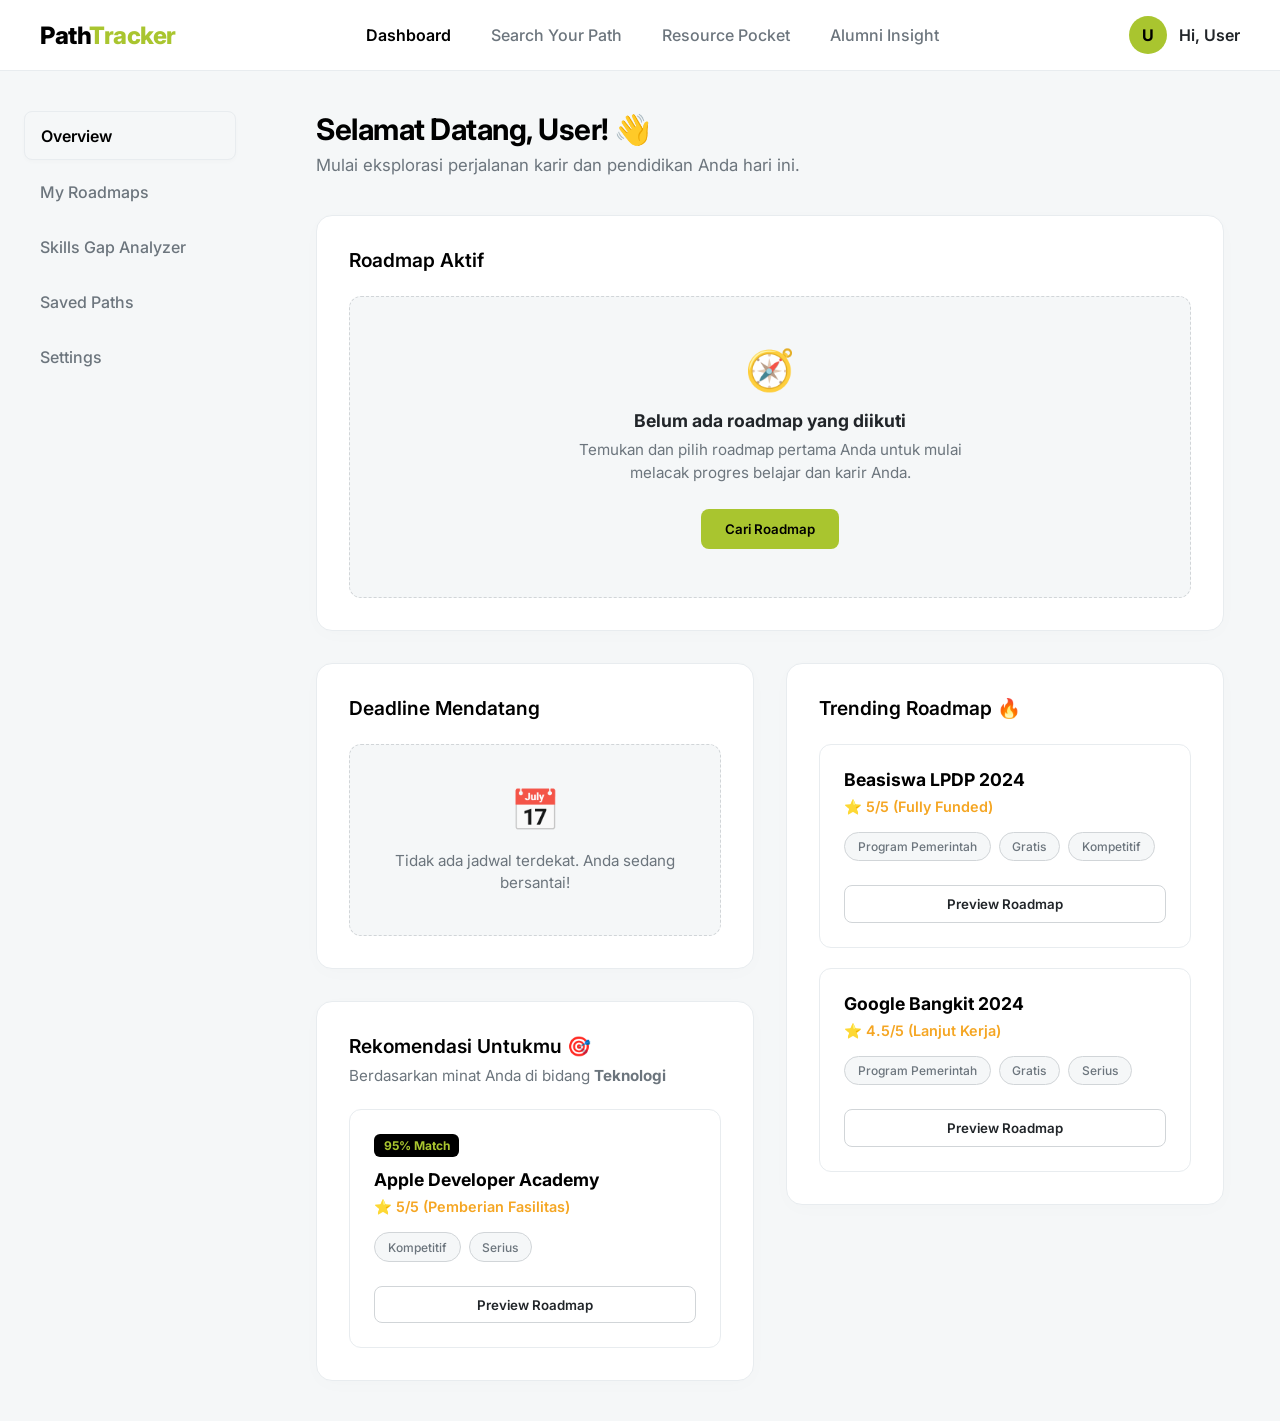
<file: web/index.html>
<!DOCTYPE html>
<html lang="id">
<head>
    <meta charset="UTF-8">
    <meta name="viewport" content="width=device-width, initial-scale=1.0">
    <title>Dashboard - Career & Education Tracker</title>
    <link rel="stylesheet" href="style.css">
    <link href="https://fonts.googleapis.com/css2?family=Inter:wght@300;400;500;600;700;800&display=swap" rel="stylesheet">
</head>
<body>
    <nav class="navbar">
        <div class="logo">Path<span>Tracker</span></div>
        <ul class="nav-links">
            <li><a href="#" class="active">Dashboard</a></li>
            <li><a href="#">Search Your Path</a></li>
            <li><a href="#">Resource Pocket</a></li>
            <li><a href="#">Alumni Insight</a></li>
        </ul>
        <div class="user-profile">
            <span class="avatar">U</span>
            <span>Hi, User</span>
        </div>
    </nav>

    <div class="dashboard-container">
        <!-- Sidebar -->
        <aside class="sidebar">
            <ul>
                <li class="active">Overview</li>
                <li>My Roadmaps</li>
                <li>Skills Gap Analyzer</li>
                <li>Saved Paths</li>
                <li>Settings</li>
            </ul>
        </aside>

        <!-- Main Content -->
        <main class="main-content">
            <header class="dashboard-header">
                <h1>Selamat Datang, User! 👋</h1>
                <p>Mulai eksplorasi perjalanan karir dan pendidikan Anda hari ini.</p>
            </header>

            <!-- Empty Roadmap Feature -->
            <section class="active-roadmap">
                <h2>Roadmap Aktif</h2>
                <div class="empty-state">
                    <div class="empty-icon">🧭</div>
                    <h3>Belum ada roadmap yang diikuti</h3>
                    <p>Temukan dan pilih roadmap pertama Anda untuk mulai melacak progres belajar dan karir Anda.</p>
                    <button class="btn-primary" style="width: auto; margin-top: 1.5rem; padding: 0.75rem 1.5rem;">Cari Roadmap</button>
                </div>
            </section>

            <div class="grid-container">
                <!-- Kolom Kiri -->
                <div class="grid-column">
                    <!-- Empty Deadline Tracker Feature -->
                    <section class="deadline-tracker">
                        <h2>Deadline Mendatang</h2>
                        <div class="empty-state small-empty">
                            <div class="empty-icon">📅</div>
                            <p>Tidak ada jadwal terdekat. Anda sedang bersantai!</p>
                        </div>
                    </section>

                    <!-- Personalized Roadmap Feature -->
                    <section class="personalized-roadmap">
                        <h2>Rekomendasi Untukmu 🎯</h2>
                        <p class="section-desc">Berdasarkan minat Anda di bidang <strong>Teknologi</strong></p>
                        
                        <div class="path-card">
                            <div class="match-badge">95% Match</div>
                            <h3>Apple Developer Academy</h3>
                            <div class="rating">⭐ 5/5 (Pemberian Fasilitas)</div>
                            <div class="tags">
                                <span class="tag">Kompetitif</span>
                                <span class="tag">Serius</span>
                            </div>
                            <button class="btn-outline preview-btn" data-title="Apple Developer Academy">Preview Roadmap</button>
                        </div>
                    </section>
                </div>

                <!-- Kolom Kanan -->
                <div class="grid-column">
                    <!-- Trending Roadmap Feature -->
                    <section class="hot-paths">
                        <h2>Trending Roadmap 🔥</h2>
                        <div class="path-card">
                            <h3>Beasiswa LPDP 2024</h3>
                            <div class="rating">⭐ 5/5 (Fully Funded)</div>
                            <div class="tags">
                                <span class="tag">Program Pemerintah</span>
                                <span class="tag">Gratis</span>
                                <span class="tag">Kompetitif</span>
                            </div>
                            <button class="btn-outline preview-btn" data-title="Beasiswa LPDP 2024">Preview Roadmap</button>
                        </div>
                        
                        <div class="path-card">
                            <h3>Google Bangkit 2024</h3>
                            <div class="rating">⭐ 4.5/5 (Lanjut Kerja)</div>
                            <div class="tags">
                                <span class="tag">Program Pemerintah</span>
                                <span class="tag">Gratis</span>
                                <span class="tag">Serius</span>
                            </div>
                            <button class="btn-outline preview-btn" data-title="Google Bangkit 2024">Preview Roadmap</button>
                        </div>
                    </section>
                </div>
            </div>
        </main>
    </div>
    
    <!-- Modal Preview Roadmap -->
    <div class="modal-overlay" id="previewModal">
        <div class="modal-content">
            <button class="close-btn" id="closeModal">&times;</button>
            <div class="modal-header">
                <h2 id="modalTitle">Roadmap Title</h2>
                <p class="modal-desc">Pratinjau tahapan yang akan Anda lalui dalam roadmap ini.</p>
            </div>
            
            <div class="timeline">
                <div class="timeline-step">
                    <div class="dot"></div>
                    <div class="step-info">
                        <h4>Tahap 1: Riset & Persyaratan</h4>
                        <p>Memahami kualifikasi, dokumen yang dibutuhkan, dan jadwal pendaftaran secara menyeluruh.</p>
                    </div>
                </div>
                <div class="timeline-step">
                    <div class="dot"></div>
                    <div class="step-info">
                        <h4>Tahap 2: Persiapan Berkas</h4>
                        <p>Panduan menyusun CV ATS-friendly, esai/motivation letter, dan portofolio.</p>
                    </div>
                </div>
                <div class="timeline-step">
                    <div class="dot"></div>
                    <div class="step-info">
                        <h4>Tahap 3: Seleksi Tes Tertulis/Online</h4>
                        <p>Simulasi soal logika, tes kepribadian, atau tes dasar sesuai program.</p>
                    </div>
                </div>
                <div class="timeline-step">
                    <div class="dot"></div>
                    <div class="step-info">
                        <h4>Tahap 4: Interview & Evaluasi</h4>
                        <p>Tips wawancara dan persiapan menghadapi tim seleksi/panelis.</p>
                    </div>
                </div>
            </div>

            <div class="modal-actions">
                <button class="btn-primary" id="startRoadmapBtn">Mulai Roadmap Ini</button>
            </div>
        </div>
    </div>

    <script src="script.js"></script>
</body>
</html>
</file>
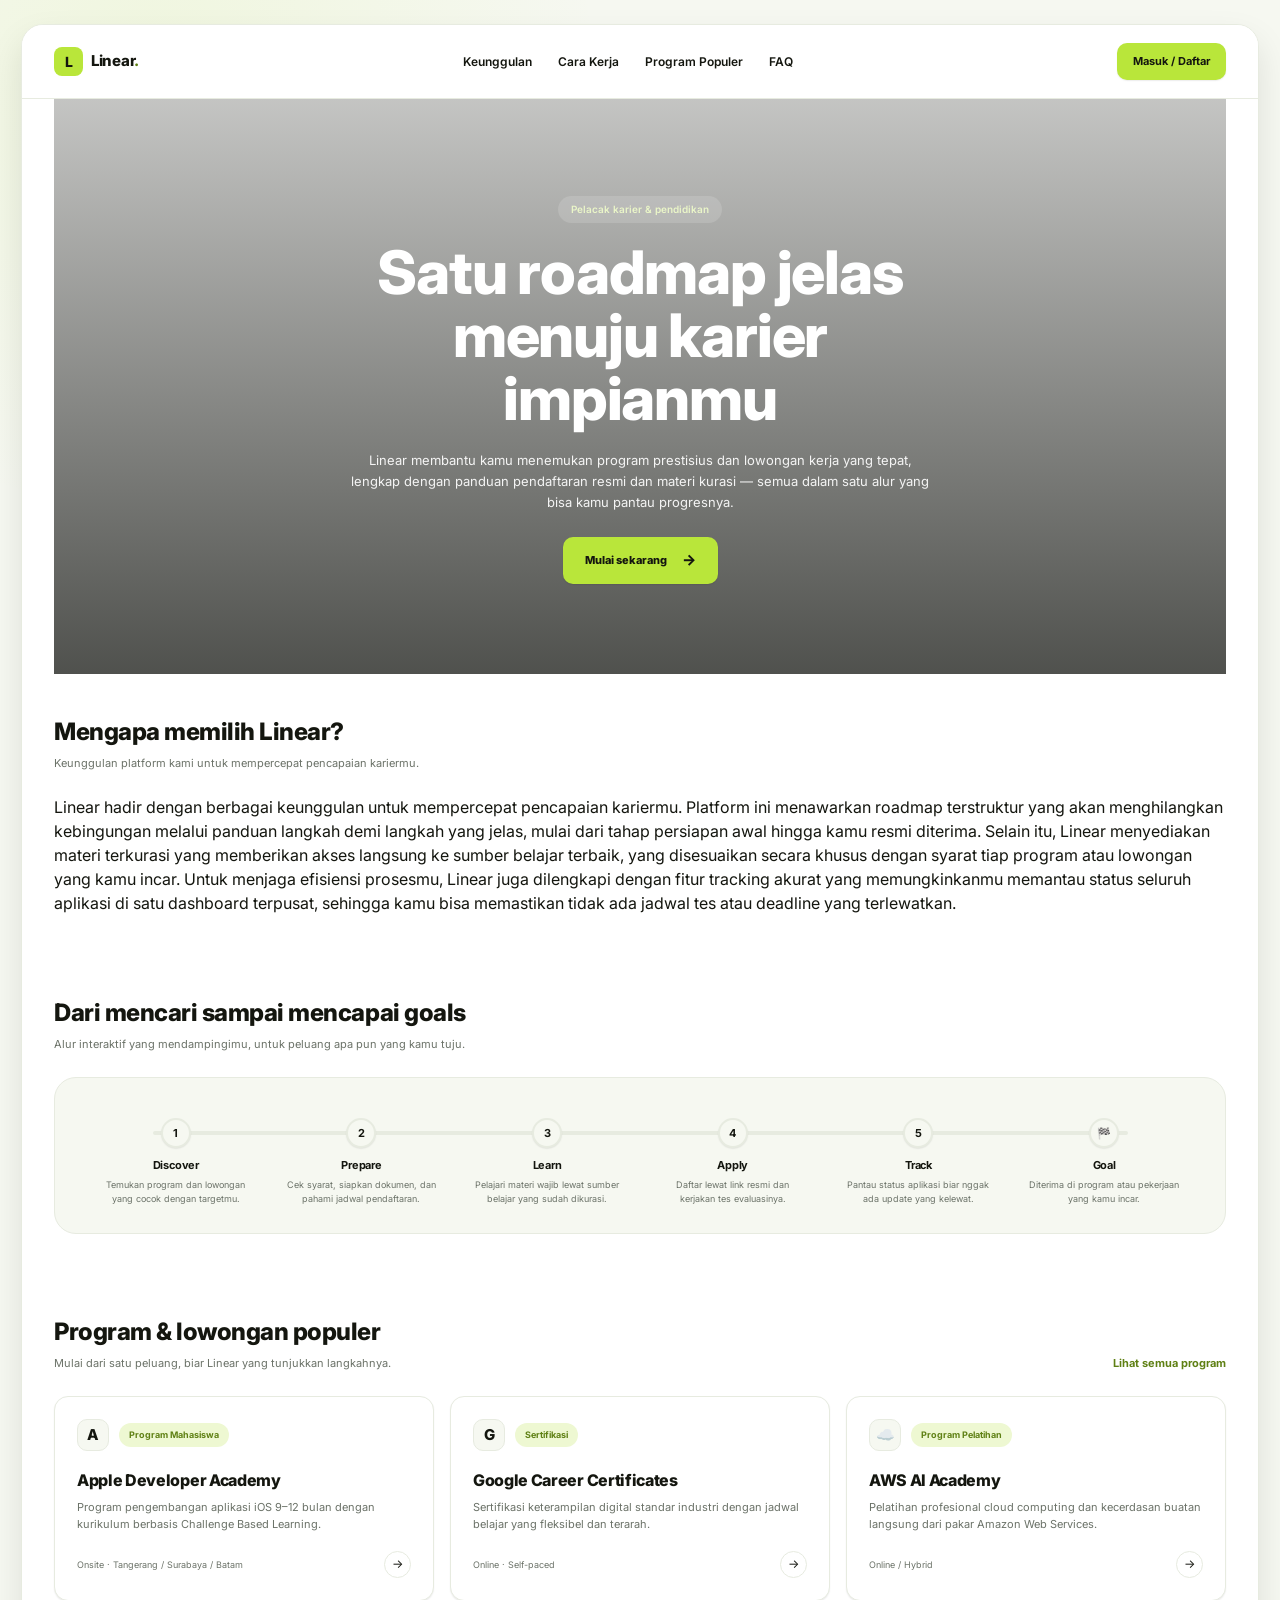
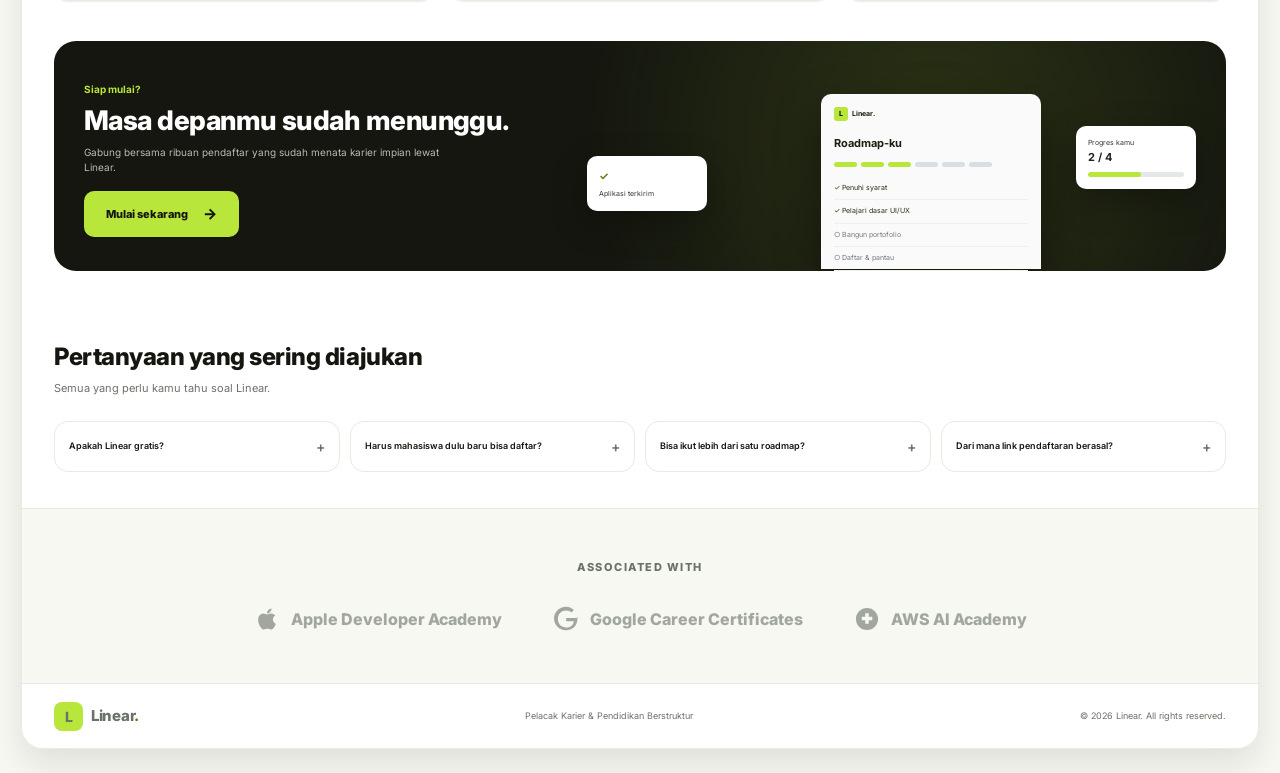
<file: web/landing page/index.html>
<!doctype html>
<html lang="id">
  <head>
    <meta charset="UTF-8" />
    <meta name="viewport" content="width=device-width, initial-scale=1.0" />
    <title>Linear. — Pelacak Karier & Pendidikan</title>
    <link rel="preconnect" href="https://fonts.googleapis.com" />
    <link rel="preconnect" href="https://fonts.gstatic.com" crossorigin />
    <link
      href="https://fonts.googleapis.com/css2?family=Inter:wght@400;500;600;700;800&display=swap"
      rel="stylesheet"
    />
    <link rel="stylesheet" href="style.css" />
  </head>

  <body>
    <div class="page-bg"></div>

    <main class="site-shell">
      <!-- NAVBAR -->
      <header class="navbar">
        <a class="brand" href="#">
          <span class="brand-mark">L</span>
          <span>Linear<span class="green">.</span></span>
        </a>

        <nav class="nav-links">
          <a href="#benefits">Keunggulan</a>
          <a href="#how-it-works">Cara Kerja</a>
          <a href="#programs">Program Populer</a>
          <a href="#faq">FAQ</a>
        </nav>

        <div class="nav-right">
          <a href="#" class="login-btn">Masuk / Daftar</a>
        </div>

        <button class="mobile-menu" aria-label="Buka menu">☰</button>
      </header>

      <!-- HERO -->
      <section class="hero">
        <div class="hero-image">
          <div class="hero-overlay"></div>

          <div class="hero-content">
            <span class="eyebrow">Pelacak karier & pendidikan</span>
            <h1>Satu roadmap jelas menuju karier impianmu</h1>
            <p>
              Linear membantu kamu menemukan program prestisius dan lowongan
              kerja yang tepat, lengkap dengan panduan pendaftaran resmi dan
              materi kurasi — semua dalam satu alur yang bisa kamu pantau
              progresnya.
            </p>
            <a href="#programs" class="primary-btn"
              >Mulai sekarang <span aria-hidden="true">→</span></a
            >
          </div>
        </div>
      </section>

      <!-- KEUNGGULAN / BENEFITS -->
      <section id="benefits" class="section">
        <div class="section-top" data-reveal>
          <div>
            <h2>Mengapa memilih Linear?</h2>
            <p>
              Keunggulan platform kami untuk mempercepat pencapaian kariermu.
            </p>
          </div>
        </div>

        <p>
          Linear hadir dengan berbagai keunggulan untuk mempercepat pencapaian
          kariermu. Platform ini menawarkan roadmap terstruktur yang akan
          menghilangkan kebingungan melalui panduan langkah demi langkah yang
          jelas, mulai dari tahap persiapan awal hingga kamu resmi diterima.
          Selain itu, Linear menyediakan materi terkurasi yang memberikan akses
          langsung ke sumber belajar terbaik, yang disesuaikan secara khusus
          dengan syarat tiap program atau lowongan yang kamu incar. Untuk
          menjaga efisiensi prosesmu, Linear juga dilengkapi dengan fitur
          tracking akurat yang memungkinkanmu memantau status seluruh aplikasi
          di satu dashboard terpusat, sehingga kamu bisa memastikan tidak ada
          jadwal tes atau deadline yang terlewatkan.
        </p>
      </section>

      <!-- PROSES / HOW IT WORKS -->
      <!-- PROSES / HOW IT WORKS -->
      <section id="how-it-works" class="section">
        <div class="section-top" data-reveal>
          <div>
            <h2>Dari mencari sampai mencapai goals</h2>
            <p>
              Alur interaktif yang mendampingimu, untuk peluang apa pun yang
              kamu tuju.
            </p>
          </div>
        </div>

        <div class="process-card">
          <!-- Track dan Garis Pengisi Animasi (Sejajar dengan center dot) -->
          <div class="process-track">
            <div class="process-fill" id="processFill"></div>
          </div>

          <div class="process-step">
            <div class="step-dot">1</div>
            <h3>Discover</h3>
            <p>Temukan program dan lowongan yang cocok dengan targetmu.</p>
          </div>

          <div class="process-step">
            <div class="step-dot">2</div>
            <h3>Prepare</h3>
            <p>Cek syarat, siapkan dokumen, dan pahami jadwal pendaftaran.</p>
          </div>

          <div class="process-step">
            <div class="step-dot">3</div>
            <h3>Learn</h3>
            <p>
              Pelajari materi wajib lewat sumber belajar yang sudah dikurasi.
            </p>
          </div>

          <div class="process-step">
            <div class="step-dot">4</div>
            <h3>Apply</h3>
            <p>Daftar lewat link resmi dan kerjakan tes evaluasinya.</p>
          </div>

          <div class="process-step">
            <div class="step-dot">5</div>
            <h3>Track</h3>
            <p>Pantau status aplikasi biar nggak ada update yang kelewat.</p>
          </div>

          <div class="process-step">
            <div class="step-dot">🏁</div>
            <h3>Goal</h3>
            <p>Diterima di program atau pekerjaan yang kamu incar.</p>
          </div>
        </div>
      </section>

      <!-- PROGRAMS POPULER -->
      <section id="programs" class="section">
        <div class="section-top" data-reveal>
          <div>
            <h2>Program & lowongan populer</h2>
            <p>
              Mulai dari satu peluang, biar Linear yang tunjukkan langkahnya.
            </p>
          </div>
          <a class="view-link" href="#">Lihat semua program</a>
        </div>

        <div class="program-grid stagger-grid">
          <article class="program-card interactive-card">
            <div class="card-top">
              <div class="program-icon">A</div>
              <span class="tag">Program Mahasiswa</span>
            </div>
            <h3>Apple Developer Academy</h3>
            <p>
              Program pengembangan aplikasi iOS 9–12 bulan dengan kurikulum
              berbasis Challenge Based Learning.
            </p>
            <div class="card-meta">
              <span>Onsite · Tangerang / Surabaya / Batam</span>
              <a href="#" aria-label="Lihat detail Apple Developer Academy"
                >→</a
              >
            </div>
          </article>

          <article class="program-card interactive-card">
            <div class="card-top">
              <div class="program-icon">G</div>
              <span class="tag">Sertifikasi</span>
            </div>
            <h3>Google Career Certificates</h3>
            <p>
              Sertifikasi keterampilan digital standar industri dengan jadwal
              belajar yang fleksibel dan terarah.
            </p>
            <div class="card-meta">
              <span>Online · Self-paced</span>
              <a href="#" aria-label="Lihat detail Google Career Certificates"
                >→</a
              >
            </div>
          </article>

          <article class="program-card interactive-card">
            <div class="card-top">
              <div class="program-icon">☁️</div>
              <span class="tag">Program Pelatihan</span>
            </div>
            <h3>AWS AI Academy</h3>
            <p>
              Pelatihan profesional cloud computing dan kecerdasan buatan
              langsung dari pakar Amazon Web Services.
            </p>
            <div class="card-meta">
              <span>Online / Hybrid</span>
              <a href="#" aria-label="Lihat detail AWS AI Academy">→</a>
            </div>
          </article>
        </div>
      </section>

      <!-- DARK CTA -->
      <section class="dark-cta">
        <div class="cta-copy" data-reveal>
          <span class="cta-eyebrow">Siap mulai?</span>
          <h2>Masa depanmu sudah menunggu.</h2>
          <p>
            Gabung bersama ribuan pendaftar yang sudah menata karier impian
            lewat Linear.
          </p>
          <a href="#programs" class="primary-btn"
            >Mulai sekarang <span aria-hidden="true">→</span></a
          >
        </div>

        <div class="mock-dashboard">
          <div class="mock-card small left floating-slow">
            <b>✓</b>
            <span>Aplikasi terkirim</span>
          </div>

          <div class="mock-browser floating">
            <div class="mock-header">
              <span class="mini-logo">L</span>
              <b>Linear.</b>
            </div>
            <div class="mock-title">Roadmap-ku</div>
            <div class="mock-progress">
              <i class="done"></i><i class="done"></i><i class="done"></i>
              <i></i><i></i><i></i>
            </div>
            <div class="mock-row done-row">✓ Penuhi syarat</div>
            <div class="mock-row done-row">✓ Pelajari dasar UI/UX</div>
            <div class="mock-row">○ Bangun portofolio</div>
            <div class="mock-row">○ Daftar & pantau</div>
          </div>

          <div class="mock-card small right floating-fast">
            <span>Progres kamu</span>
            <b>2 / 4</b>
            <div class="tiny-progress"><i></i></div>
          </div>
        </div>
      </section>

      <!-- FAQ -->
      <section id="faq" class="section faq-section">
        <div class="section-top" data-reveal>
          <div>
            <h2>Pertanyaan yang sering diajukan</h2>
            <p>Semua yang perlu kamu tahu soal Linear.</p>
          </div>
        </div>

        <div class="faq-grid">
          <details>
            <summary>Apakah Linear gratis? <span>+</span></summary>
            <p>
              Fitur roadmap dan pelacakan progres inti bisa dipakai secara
              gratis selamanya.
            </p>
          </details>
          <details>
            <summary>
              Harus mahasiswa dulu baru bisa daftar? <span>+</span>
            </summary>
            <p>
              Tidak. Roadmap juga mencakup magang dan lowongan entry-level untuk
              lulusan SMA/SMK maupun fresh graduate.
            </p>
          </details>
          <details>
            <summary>Bisa ikut lebih dari satu roadmap? <span>+</span></summary>
            <p>
              Bisa. Simpan dan pantau beberapa peluang sekaligus, progresnya
              terpisah dan terorganisir.
            </p>
          </details>
          <details>
            <summary>
              Dari mana link pendaftaran berasal? <span>+</span>
            </summary>
            <p>
              Tiap langkah roadmap tertaut langsung ke portal resmi program
              untuk menjamin keamanan pendaftaranmu.
            </p>
          </details>
        </div>
      </section>

      <!-- ASSOCIATED WITH -->
      <section class="section associated-section" data-reveal>
        <p class="associated-text">Associated With</p>
        <div class="logo-strip">
          <div class="logo-item">
            <svg width="28" height="28" viewBox="0 0 24 24" fill="currentColor">
              <path
                d="M17.05 20.28c-.98.95-2.05.8-3.08.35-1.09-.46-2.09-.48-3.24 0-1.44.62-2.2.44-3.06-.35C2.79 15.25 3.51 7.59 9.05 7.31c1.35.07 2.29.74 3.08.8 1.18-.24 2.31-.93 3.57-.84 1.51.12 2.65.72 3.4 1.8-3.12 1.87-2.38 5.98.48 7.13-.85 2.27-1.74 3.19-2.53 3.99zM12.03 7.25c-.15-2.23 1.66-4.07 3.74-4.25.29 2.58-2.34 4.5-3.74 4.25z"
              />
            </svg>
            <span>Apple Developer Academy</span>
          </div>
          <div class="logo-item">
            <svg width="28" height="28" viewBox="0 0 24 24" fill="currentColor">
              <path
                d="M21.35 11.1h-9.17v2.73h6.51c-.33 3.81-3.5 5.44-6.5 5.44-3.88 0-7.15-2.9-7.15-7.27s3.27-7.27 7.15-7.27c1.68 0 3.23.59 4.41 1.68l2.16-2.16C17.04 2.5 14.65 1.45 11.95 1.45 6.3 1.45 1.73 6.01 1.73 11.55s4.56 10.1 10.22 10.1c5.38 0 9.87-3.66 9.87-10.1 0-.67-.09-1.3-.27-1.95z"
              />
            </svg>
            <span>Google Career Certificates</span>
          </div>
          <div class="logo-item">
            <svg width="28" height="28" viewBox="0 0 24 24" fill="currentColor">
              <path
                d="M12 2.5c-5.25 0-9.5 4.25-9.5 9.5s4.25 9.5 9.5 9.5 9.5-4.25 9.5-9.5-4.25-9.5-9.5-9.5zm4.5 10.5h-3v3h-3v-3h-3v-3h3v-3h3v3h3v3z"
              />
            </svg>
            <span>AWS AI Academy</span>
          </div>
        </div>
      </section>

      <footer>
        <div class="brand">
          <span class="brand-mark">L</span>
          <span>Linear<span class="green">.</span></span>
        </div>
        <span>Pelacak Karier & Pendidikan Berstruktur</span>
        <span>© 2026 Linear. All rights reserved.</span>
      </footer>
    </main>

    <script>
      // Menu mobile & Reveal Animasi (Pertahankan yang lama)
      document.querySelector(".mobile-menu").addEventListener("click", () => {
        document.querySelector(".nav-links").classList.toggle("show");
      });

      const revealEls = document.querySelectorAll("[data-reveal]");
      if ("IntersectionObserver" in window && revealEls.length) {
        const revealObserver = new IntersectionObserver(
          (entries) => {
            entries.forEach((entry) => {
              if (entry.isIntersecting) {
                entry.target.classList.add("is-visible");
                revealObserver.unobserve(entry.target);
              }
            });
          },
          { threshold: 0.2 },
        );
        revealEls.forEach((el) => revealObserver.observe(el));
      }

      const staggerGrids = document.querySelectorAll(".stagger-grid");
      if ("IntersectionObserver" in window && staggerGrids.length) {
        const staggerObserver = new IntersectionObserver(
          (entries) => {
            entries.forEach((entry) => {
              if (entry.isIntersecting) {
                entry.target.classList.add("play");
                staggerObserver.unobserve(entry.target);
              }
            });
          },
          { threshold: 0.15 },
        );
        staggerGrids.forEach((el) => staggerObserver.observe(el));
      }

      // --- ANIMASI PROSES BARU (BULAT -> GARIS -> BULAT) ---
      const processCard = document.querySelector(".process-card");
      const steps = document.querySelectorAll(".process-step");
      const fillLine = document.getElementById("processFill");
      let currentStepIndex = 0;
      let isLooping = false;

      function advanceStep() {
        if (!isLooping) return;

        if (currentStepIndex < steps.length - 1) {
          // 1. Jalankan garis (line fill) menuju ke step berikutnya
          let widthPercent =
            ((currentStepIndex + 1) / (steps.length - 1)) * 100;
          fillLine.style.width = widthPercent + "%";

          currentStepIndex++;

          // 2. Tunggu transisi garis selesai (800ms) baru bulatan berikutnya jadi hijau
          setTimeout(() => {
            if (currentStepIndex === steps.length - 1) {
              steps[currentStepIndex].classList.add("goal-active"); // Efek Spesial Goal
            } else {
              steps[currentStepIndex].classList.add("completed"); // Efek Hijau Biasa
            }

            // 3. Jeda sejenak sebelum garis jalan lagi
            setTimeout(advanceStep, 450);
          }, 800);
        } else {
          // Reset Looping dari awal
          setTimeout(() => {
            steps.forEach((step) =>
              step.classList.remove("completed", "goal-active"),
            );
            fillLine.style.transition = "none"; // Matikan animasi untuk reset kilat
            fillLine.style.width = "0%";
            void fillLine.offsetWidth; // Paksa browser meregistrasi reset

            fillLine.style.transition = "width 0.8s ease-in-out";
            currentStepIndex = 0;

            // Nyalakan bulatan pertama kembali lalu mulai loop
            steps[0].classList.add("completed");
            setTimeout(advanceStep, 600);
          }, 3500); // Waktu jeda ketika semua berhasil (menunggu di Goal)
        }
      }

      if (processCard && "IntersectionObserver" in window) {
        const processObserver = new IntersectionObserver(
          (entries) => {
            entries.forEach((entry) => {
              if (entry.isIntersecting) {
                processCard.classList.add("play"); // Memicu efek elemen masuk (sliding)

                if (!isLooping) {
                  isLooping = true;
                  // Tunggu animasi sliding masuk selesai (1.2 detik), baru mulai proses hijau
                  setTimeout(() => {
                    steps[0].classList.add("completed"); // Step 1 jadi hijau duluan
                    setTimeout(advanceStep, 600); // Mulai tarik garisnya
                  }, 1200);
                }
              }
            });
          },
          { threshold: 0.3 },
        );
        processObserver.observe(processCard);
      }
    </script>
  </body>
</html>
</file>
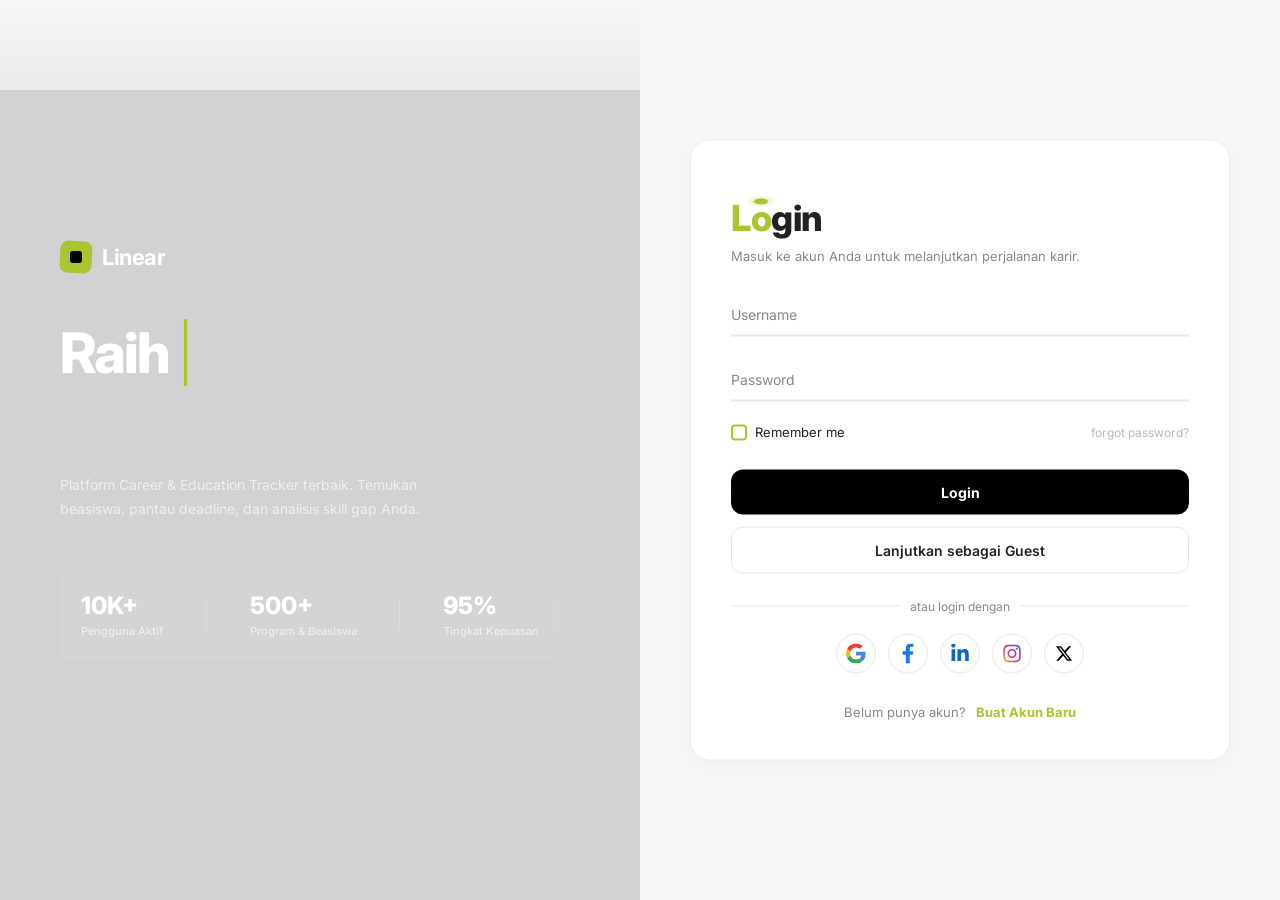
<file: web/login register/Login.html>
<!doctype html>
<html lang="en">
  <head>
    <meta charset="UTF-8" />
    <meta name="viewport" content="width=device-width, initial-scale=1.0" />
    <title>Login & Register - Linear</title>
    <!-- Google Fonts: Inter -->
    <link href="https://fonts.googleapis.com/css2?family=Inter:wght@300;400;500;600;700;800&display=swap" rel="stylesheet">
    <link rel="stylesheet" href="Login.css" />
  </head>
  <body>

    <div class="split-container" id="authContainer">

      <!-- ================= LEFT PANEL (50%) ================= -->
      <div class="panel-left">
        <video class="bg-video active" id="video1" src="video_toga.mp4" autoplay muted loop playsinline></video>
        <video class="bg-video" id="video2" src="video_kerja.mp4" autoplay muted loop playsinline></video>
        <div class="video-overlay"></div>

        <div class="left-content">
          <div class="logo">
            <div class="logo-icon"><div class="logo-inner"></div></div>
            <span>Linear</span>
          </div>

          <h1><span id="typingText"></span><span class="cursor">|</span></h1>
          <p>Platform Career & Education Tracker terbaik. Temukan beasiswa, pantau deadline, dan analisis skill gap Anda.</p>

          <div class="left-footer">
            <div class="stat-row">
              <div class="stat">
                <strong>10K+</strong>
                <span>Pengguna Aktif</span>
              </div>
              <div class="stat-divider"></div>
              <div class="stat">
                <strong>500+</strong>
                <span>Program & Beasiswa</span>
              </div>
              <div class="stat-divider"></div>
              <div class="stat">
                <strong>95%</strong>
                <span>Tingkat Kepuasan</span>
              </div>
            </div>
          </div>
        </div>
      </div>

      <!-- ================= RIGHT PANEL (50%) ================= -->
      <div class="panel-right">

        <!-- ================= CARD LOGIN ================= -->
        <div class="card card-login" id="cardLogin">
          <div class="bounce-title" id="loginBounceTitle">
            <div class="bounce-ball"></div>
            <span class="bounce-letter">L</span><span class="bounce-letter">o</span><span class="bounce-letter">g</span><span class="bounce-letter">i</span><span class="bounce-letter">n</span>
          </div>
          <p class="card-desc">Masuk ke akun Anda untuk melanjutkan perjalanan karir.</p>

          <form>
            <div class="input-group">
              <input type="text" required placeholder=" " />
              <label>Username</label>
            </div>
            <div class="input-group">
              <input type="password" required placeholder=" " />
              <label>Password</label>
            </div>

            <div class="form-row">
              <label class="checkbox-wrap">
                <input type="checkbox" />
                <span class="check-box"></span>
                Remember me
              </label>
              <a href="#" class="forgot">forgot password?</a>
            </div>

            <div class="button-group">
              <button type="button" class="btn-primary">Login</button>
              <button type="button" class="btn-guest">Lanjutkan sebagai Guest</button>
            </div>
          </form>

          <div class="divider"><span>atau login dengan</span></div>

          <!-- Original Brand SVGs -->
          <div class="social-grid">
            <button class="social-brand google">
              <svg xmlns="http://www.w3.org/2000/svg" viewBox="0 0 48 48" width="20px" height="20px"><path fill="#EA4335" d="M24 9.5c3.54 0 6.71 1.22 9.21 3.6l6.85-6.85C35.9 2.38 30.47 0 24 0 14.62 0 6.51 5.38 2.56 13.22l7.98 6.19C12.43 13.7 17.74 9.5 24 9.5z"/><path fill="#4285F4" d="M46.98 24.55c0-1.57-.15-3.09-.38-4.55H24v9.02h12.94c-.58 2.96-2.26 5.48-4.78 7.18l7.73 6c4.51-4.18 7.09-10.36 7.09-17.65z"/><path fill="#FBBC05" d="M10.53 28.59c-.48-1.45-.76-2.99-.76-4.59s.27-3.14.76-4.59l-7.98-6.19C.92 16.46 0 20.12 0 24c0 3.88.92 7.54 2.56 10.78l7.97-6.19z"/><path fill="#34A853" d="M24 48c6.48 0 11.93-2.13 15.89-5.81l-7.73-6c-2.15 1.45-4.92 2.3-8.16 2.3-6.26 0-11.57-4.22-13.47-9.91l-7.98 6.19C6.51 42.62 14.62 48 24 48z"/></svg>
            </button>
            <button class="social-brand facebook">
              <svg xmlns="http://www.w3.org/2000/svg" viewBox="0 0 320 512" width="20px" height="20px" fill="#1877F2"><path d="M279.14 288l14.22-92.66h-88.91v-60.13c0-25.35 12.42-50.06 52.24-50.06h40.42V6.26S260.43 0 225.36 0c-73.22 0-121.08 44.38-121.08 124.72v70.62H22.89V288h81.39v224h100.17V288z"/></svg>
            </button>
            <button class="social-brand linkedin">
              <svg xmlns="http://www.w3.org/2000/svg" viewBox="0 0 448 512" width="20px" height="20px" fill="#0A66C2"><path d="M100.28 448H7.4V148.9h92.88zM53.79 108.1C24.09 108.1 0 83.5 0 53.8a53.79 53.79 0 0 1 107.58 0c0 29.7-24.1 54.3-53.79 54.3zM447.9 448h-92.68V302.4c0-34.7-.7-79.2-48.29-79.2-48.29 0-55.69 37.7-55.69 76.7V448h-92.78V148.9h89.08v40.8h1.3c12.4-23.5 42.69-48.3 87.88-48.3 94 0 111.28 61.9 111.28 142.3V448z"/></svg>
            </button>
            <button class="social-brand instagram">
              <svg xmlns="http://www.w3.org/2000/svg" viewBox="0 0 448 512" width="20px" height="20px"><defs><linearGradient id="ig-grad" x1="0%" y1="100%" x2="100%" y2="0%"><stop offset="0%" stop-color="#FCCF0A"/><stop offset="25%" stop-color="#FD5949"/><stop offset="50%" stop-color="#D6249F"/><stop offset="100%" stop-color="#285AEB"/></linearGradient></defs><path fill="url(#ig-grad)" d="M224.1 141c-63.6 0-114.9 51.3-114.9 114.9s51.3 114.9 114.9 114.9S339 319.5 339 255.9 287.7 141 224.1 141zm0 189.6c-41.1 0-74.7-33.5-74.7-74.7s33.5-74.7 74.7-74.7 74.7 33.5 74.7 74.7-33.6 74.7-74.7 74.7zm146.4-194.3c0 14.9-12 26.8-26.8 26.8-14.9 0-26.8-12-26.8-26.8s12-26.8 26.8-26.8 26.8 12 26.8 26.8zm76.1 27.2c-1.7-35.9-9.9-67.7-36.2-93.9-26.2-26.2-58-34.4-93.9-36.2-37-2.1-147.9-2.1-184.9 0-35.8 1.7-67.6 9.9-93.9 36.1s-34.4 58-36.2 93.9c-2.1 37-2.1 147.9 0 184.9 1.7 35.9 9.9 67.7 36.2 93.9s58 34.4 93.9 36.2c37 2.1 147.9 2.1 184.9 0 35.9-1.7 67.7-9.9 93.9-36.2 26.2-26.2 34.4-58 36.2-93.9 2.1-37 2.1-147.8 0-184.8zM398.8 388c-7.8 19.6-22.9 34.7-42.6 42.6-29.5 11.7-99.5 9-132.1 9s-102.7 2.6-132.1-9c-19.6-7.8-34.7-22.9-42.6-42.6-11.7-29.5-9-99.5-9-132.1s-2.6-102.7 9-132.1c7.8-19.6 22.9-34.7 42.6-42.6 29.5-11.7 99.5-9 132.1-9s102.7-2.6 132.1 9c19.6 7.8 34.7 22.9 42.6 42.6 11.7 29.5 9 99.5 9 132.1s2.7 102.7-9 132.1z"/></svg>
            </button>
            <button class="social-brand twitter">
              <svg xmlns="http://www.w3.org/2000/svg" viewBox="0 0 512 512" width="18px" height="18px" fill="#000000"><path d="M389.2 48h70.6L305.6 224.2 487 464H345L233.7 318.6 106.5 464H35.8L200.7 275.5 26.8 48H172.4L272.9 180.9 389.2 48zM364.4 421.8h39.1L151.1 88h-42L364.4 421.8z"/></svg>
            </button>
          </div>

          <!-- Swap Section to Register -->
          <div class="swap-section">
            <span>Belum punya akun?</span>
            <button class="btn-swap" id="btnOpenRegister">Buat Akun Baru</button>
          </div>
        </div>

        <!-- ================= CARD REGISTER ================= -->
        <!-- Note: We add the "hidden-card" class by default so it's not visible initially -->
        <div class="card card-register hidden-card" id="cardRegister">
          <div class="bounce-title" id="registerBounceTitle">
            <div class="bounce-ball"></div>
            <span class="bounce-letter">R</span><span class="bounce-letter">e</span><span class="bounce-letter">g</span><span class="bounce-letter">i</span><span class="bounce-letter">s</span><span class="bounce-letter">t</span><span class="bounce-letter">e</span><span class="bounce-letter">r</span>
          </div>
          <p class="card-desc">Buat akun untuk mulai memetakan jalur karir Anda.</p>

          <form>
            <div class="input-group">
              <input type="text" required placeholder=" " />
              <label>Full Name</label>
            </div>
            <div class="input-group">
              <input type="email" required placeholder=" " />
              <label>Email</label>
            </div>
            <div class="input-group">
              <input type="password" required placeholder=" " />
              <label>Password</label>
            </div>
            <button type="button" class="btn-primary">Register</button>
          </form>

          <div class="divider"><span>atau register dengan</span></div>

          <div class="social-grid">
            <button class="social-brand google">
              <svg xmlns="http://www.w3.org/2000/svg" viewBox="0 0 48 48" width="20px" height="20px"><path fill="#EA4335" d="M24 9.5c3.54 0 6.71 1.22 9.21 3.6l6.85-6.85C35.9 2.38 30.47 0 24 0 14.62 0 6.51 5.38 2.56 13.22l7.98 6.19C12.43 13.7 17.74 9.5 24 9.5z"/><path fill="#4285F4" d="M46.98 24.55c0-1.57-.15-3.09-.38-4.55H24v9.02h12.94c-.58 2.96-2.26 5.48-4.78 7.18l7.73 6c4.51-4.18 7.09-10.36 7.09-17.65z"/><path fill="#FBBC05" d="M10.53 28.59c-.48-1.45-.76-2.99-.76-4.59s.27-3.14.76-4.59l-7.98-6.19C.92 16.46 0 20.12 0 24c0 3.88.92 7.54 2.56 10.78l7.97-6.19z"/><path fill="#34A853" d="M24 48c6.48 0 11.93-2.13 15.89-5.81l-7.73-6c-2.15 1.45-4.92 2.3-8.16 2.3-6.26 0-11.57-4.22-13.47-9.91l-7.98 6.19C6.51 42.62 14.62 48 24 48z"/></svg>
            </button>
            <button class="social-brand facebook">
              <svg xmlns="http://www.w3.org/2000/svg" viewBox="0 0 320 512" width="20px" height="20px" fill="#1877F2"><path d="M279.14 288l14.22-92.66h-88.91v-60.13c0-25.35 12.42-50.06 52.24-50.06h40.42V6.26S260.43 0 225.36 0c-73.22 0-121.08 44.38-121.08 124.72v70.62H22.89V288h81.39v224h100.17V288z"/></svg>
            </button>
            <button class="social-brand linkedin">
              <svg xmlns="http://www.w3.org/2000/svg" viewBox="0 0 448 512" width="20px" height="20px" fill="#0A66C2"><path d="M100.28 448H7.4V148.9h92.88zM53.79 108.1C24.09 108.1 0 83.5 0 53.8a53.79 53.79 0 0 1 107.58 0c0 29.7-24.1 54.3-53.79 54.3zM447.9 448h-92.68V302.4c0-34.7-.7-79.2-48.29-79.2-48.29 0-55.69 37.7-55.69 76.7V448h-92.78V148.9h89.08v40.8h1.3c12.4-23.5 42.69-48.3 87.88-48.3 94 0 111.28 61.9 111.28 142.3V448z"/></svg>
            </button>
            <button class="social-brand instagram">
              <svg xmlns="http://www.w3.org/2000/svg" viewBox="0 0 448 512" width="20px" height="20px"><defs><linearGradient id="ig-grad" x1="0%" y1="100%" x2="100%" y2="0%"><stop offset="0%" stop-color="#FCCF0A"/><stop offset="25%" stop-color="#FD5949"/><stop offset="50%" stop-color="#D6249F"/><stop offset="100%" stop-color="#285AEB"/></linearGradient></defs><path fill="url(#ig-grad)" d="M224.1 141c-63.6 0-114.9 51.3-114.9 114.9s51.3 114.9 114.9 114.9S339 319.5 339 255.9 287.7 141 224.1 141zm0 189.6c-41.1 0-74.7-33.5-74.7-74.7s33.5-74.7 74.7-74.7 74.7 33.5 74.7 74.7-33.6 74.7-74.7 74.7zm146.4-194.3c0 14.9-12 26.8-26.8 26.8-14.9 0-26.8-12-26.8-26.8s12-26.8 26.8-26.8 26.8 12 26.8 26.8zm76.1 27.2c-1.7-35.9-9.9-67.7-36.2-93.9-26.2-26.2-58-34.4-93.9-36.2-37-2.1-147.9-2.1-184.9 0-35.8 1.7-67.6 9.9-93.9 36.1s-34.4 58-36.2 93.9c-2.1 37-2.1 147.9 0 184.9 1.7 35.9 9.9 67.7 36.2 93.9s58 34.4 93.9 36.2c37 2.1 147.9 2.1 184.9 0 35.9-1.7 67.7-9.9 93.9-36.2 26.2-26.2 34.4-58 36.2-93.9 2.1-37 2.1-147.8 0-184.8zM398.8 388c-7.8 19.6-22.9 34.7-42.6 42.6-29.5 11.7-99.5 9-132.1 9s-102.7 2.6-132.1-9c-19.6-7.8-34.7-22.9-42.6-42.6-11.7-29.5-9-99.5-9-132.1s-2.6-102.7 9-132.1c7.8-19.6 22.9-34.7 42.6-42.6 29.5-11.7 99.5-9 132.1-9s102.7-2.6 132.1 9c19.6 7.8 34.7 22.9 42.6 42.6 11.7 29.5 9 99.5 9 132.1s2.7 102.7-9 132.1z"/></svg>
            </button>
            <button class="social-brand twitter">
              <svg xmlns="http://www.w3.org/2000/svg" viewBox="0 0 512 512" width="18px" height="18px" fill="#000000"><path d="M389.2 48h70.6L305.6 224.2 487 464H345L233.7 318.6 106.5 464H35.8L200.7 275.5 26.8 48H172.4L272.9 180.9 389.2 48zM364.4 421.8h39.1L151.1 88h-42L364.4 421.8z"/></svg>
            </button>
          </div>

          <!-- Swap Section to Login -->
          <div class="swap-section">
            <span>Sudah punya akun?</span>
            <button class="btn-swap" id="btnBackToLogin">Ke Login</button>
          </div>
        </div>

      </div>
    </div>

    <script src="Login.js"></script>
  </body>
</html>
</file>
<file: web/style.css>
:root {
    /* Color Palette from colorpalet.txt */
    --white: #F5F7F8;
    --green: #A9C52F;
    --black: #000000;
    
    /* Additional UI colors for a cleaner look */
    --gray: #E8ECEF; 
    --gray-dark: #D1D5D8;
    --card-bg: #FFFFFF;
    --text-light: #6C757D;
    --text-dark: #212529;
}

* {
    margin: 0;
    padding: 0;
    box-sizing: border-box;
    font-family: 'Inter', sans-serif;
}

body {
    background-color: var(--white);
    color: var(--black);
}

/* Navbar */
.navbar {
    display: flex;
    justify-content: space-between;
    align-items: center;
    background-color: var(--card-bg);
    border-bottom: 1px solid var(--gray);
    color: var(--text-dark);
    padding: 1rem 2.5rem;
    position: sticky;
    top: 0;
    z-index: 100;
}

.navbar .logo {
    font-size: 1.5rem;
    font-weight: 800;
    color: var(--black);
    letter-spacing: -0.5px;
}

.navbar .logo span {
    color: var(--green);
}

.nav-links {
    list-style: none;
    display: flex;
    gap: 2.5rem;
}

.nav-links a {
    color: var(--text-light);
    text-decoration: none;
    font-weight: 500;
    transition: color 0.2s ease;
}

.nav-links a:hover, .nav-links a.active {
    color: var(--black);
    font-weight: 600;
}

.user-profile {
    display: flex;
    align-items: center;
    gap: 0.75rem;
    font-weight: 600;
    cursor: pointer;
    color: var(--text-dark);
}

.avatar {
    width: 38px;
    height: 38px;
    background-color: var(--green);
    color: var(--black);
    border-radius: 50%;
    display: flex;
    align-items: center;
    justify-content: center;
    font-weight: 700;
}

/* Dashboard Layout */
.dashboard-container {
    display: flex;
    min-height: calc(100vh - 74px);
}

/* Sidebar */
.sidebar {
    width: 260px;
    background-color: transparent;
    padding: 2.5rem 1.5rem;
}

.sidebar ul {
    list-style: none;
}

.sidebar li {
    padding: 0.85rem 1rem;
    margin-bottom: 0.5rem;
    cursor: pointer;
    border-radius: 8px;
    font-weight: 500;
    color: var(--text-light);
    transition: all 0.2s ease;
}

.sidebar li:hover {
    background-color: var(--gray);
    color: var(--text-dark);
}

.sidebar li.active {
    background-color: var(--white);
    color: var(--black);
    font-weight: 600;
    box-shadow: 0 2px 4px rgba(0,0,0,0.02);
    border: 1px solid var(--gray);
}

/* Main Content */
.main-content {
    flex: 1;
    padding: 2.5rem 3.5rem;
    overflow-y: auto;
}

.dashboard-header {
    margin-bottom: 2.5rem;
}

.dashboard-header h1 {
    font-size: 1.85rem;
    margin-bottom: 0.5rem;
    letter-spacing: -0.5px;
}

.dashboard-header p {
    color: var(--text-light);
    font-size: 1.05rem;
}

/* Grid Container */
.grid-container {
    display: grid;
    grid-template-columns: 1fr 1fr;
    gap: 2rem;
    align-items: start;
}

.grid-column {
    display: flex;
    flex-direction: column;
    gap: 2rem;
}

/* Generic Sections */
.active-roadmap, .deadline-tracker, .hot-paths, .personalized-roadmap {
    background: var(--card-bg);
    padding: 2rem;
    border-radius: 16px;
    border: 1px solid var(--gray);
    box-shadow: 0 4px 20px rgba(0,0,0,0.015);
}

.active-roadmap { margin-bottom: 2rem; }

h2 {
    margin-bottom: 1.5rem;
    font-size: 1.2rem;
    font-weight: 600;
}

.section-desc {
    color: var(--text-light);
    margin-top: -1rem;
    margin-bottom: 1.5rem;
    font-size: 0.95rem;
}

/* Personalized Match Badge */
.match-badge {
    display: inline-block;
    background-color: var(--black);
    color: var(--green);
    font-size: 0.75rem;
    font-weight: 700;
    padding: 0.25rem 0.6rem;
    border-radius: 6px;
    margin-bottom: 0.75rem;
}

/* Empty States */
.empty-state {
    display: flex;
    flex-direction: column;
    align-items: center;
    justify-content: center;
    text-align: center;
    padding: 3rem 1.5rem;
    background-color: var(--white);
    border: 1.5px dashed var(--gray-dark);
    border-radius: 12px;
}

.small-empty {
    padding: 2.5rem 1rem;
}

.empty-icon {
    font-size: 2.5rem;
    margin-bottom: 1rem;
    opacity: 0.9;
}

.empty-state h3 {
    margin-bottom: 0.5rem;
    color: var(--text-dark);
    font-size: 1.1rem;
}

.empty-state p {
    color: var(--text-light);
    font-size: 0.95rem;
    max-width: 400px;
    line-height: 1.5;
}

/* Cards */
.path-card {
    padding: 1.5rem;
    border: 1px solid var(--gray);
    border-radius: 12px;
    margin-bottom: 1.25rem;
    transition: transform 0.2s, box-shadow 0.2s;
}

.path-card:last-child {
    margin-bottom: 0;
}

.path-card:hover {
    transform: translateY(-3px);
    box-shadow: 0 8px 16px rgba(0,0,0,0.03);
}

.path-card h3 {
    font-size: 1.1rem;
    margin-bottom: 0.5rem;
}

.path-card .rating {
    color: #F5A623;
    font-weight: 600;
    font-size: 0.9rem;
    margin-bottom: 1rem;
}

.tags {
    display: flex;
    flex-wrap: wrap;
    gap: 0.5rem;
    margin-bottom: 1.5rem;
}

.tag {
    background: var(--white);
    color: var(--text-light);
    padding: 0.4rem 0.8rem;
    border-radius: 20px;
    font-size: 0.75rem;
    border: 1px solid var(--gray-dark);
    font-weight: 500;
}

/* Buttons */
.btn-primary {
    background: var(--green);
    color: var(--black);
    border: none;
    padding: 0.6rem 1.2rem;
    border-radius: 8px;
    font-weight: 600;
    cursor: pointer;
    transition: opacity 0.2s;
    width: 100%;
}

.btn-primary:hover {
    opacity: 0.85;
}

.btn-outline {
    background: transparent;
    color: var(--text-dark);
    border: 1px solid var(--gray-dark);
    padding: 0.6rem 1.2rem;
    border-radius: 8px;
    font-weight: 600;
    cursor: pointer;
    transition: all 0.2s;
    width: 100%;
}

.btn-outline:hover {
    background: var(--black);
    color: var(--white);
    border-color: var(--black);
}

/* --- Modal Styles --- */
.modal-overlay {
    position: fixed;
    top: 0; left: 0; width: 100%; height: 100%;
    background: rgba(0,0,0,0.4);
    display: flex;
    align-items: center;
    justify-content: center;
    z-index: 1000;
    opacity: 0;
    pointer-events: none;
    transition: opacity 0.3s ease;
    backdrop-filter: blur(3px);
}

.modal-overlay.active {
    opacity: 1;
    pointer-events: auto;
}

.modal-content {
    background: var(--card-bg);
    width: 90%;
    max-width: 550px;
    border-radius: 16px;
    padding: 2.5rem;
    position: relative;
    max-height: 90vh;
    overflow-y: auto;
    box-shadow: 0 10px 40px rgba(0,0,0,0.1);
    transform: translateY(20px);
    transition: transform 0.3s ease;
}

.modal-overlay.active .modal-content {
    transform: translateY(0);
}

.close-btn {
    position: absolute;
    top: 1.5rem; right: 1.5rem;
    background: none; border: none;
    font-size: 1.5rem; cursor: pointer;
    color: var(--text-light);
    width: 32px; height: 32px;
    display: flex; align-items: center; justify-content: center;
    border-radius: 50%;
    transition: background 0.2s;
}

.close-btn:hover {
    background: var(--gray);
    color: var(--text-dark);
}

.modal-header h2 {
    margin-bottom: 0.5rem;
    padding-right: 2rem;
}

.modal-desc {
    color: var(--text-light);
    font-size: 0.95rem;
    margin-bottom: 2rem;
}

/* Timeline in Modal */
.timeline {
    position: relative;
    padding-left: 10px;
}

.timeline::before {
    content: '';
    position: absolute;
    left: 16.5px; top: 0;
    height: 100%; width: 2px;
    background: var(--gray);
}

.timeline-step {
    display: flex;
    gap: 1.25rem;
    margin-bottom: 1.5rem;
    position: relative;
}

.timeline-step:last-child {
    margin-bottom: 0;
}

.timeline-step .dot {
    width: 16px; height: 16px;
    background: var(--white);
    border: 3px solid var(--green);
    border-radius: 50%;
    position: relative;
    z-index: 2;
    flex-shrink: 0;
    margin-top: 4px;
}

.step-info h4 {
    font-size: 1.05rem;
    margin-bottom: 0.3rem;
    color: var(--text-dark);
}

.step-info p {
    font-size: 0.9rem;
    color: var(--text-light);
    line-height: 1.5;
}

.modal-actions {
    margin-top: 2.5rem;
    text-align: center;
}
</file>
<file: web/landing page/style.css>
* {
  box-sizing: border-box;
  margin: 0;
  padding: 0;
}

:root {
  --ink: #14160f;
  --paper: #ffffff;
  --paper-soft: #f6f8f1;
  --lime: #b9e63a;
  --lime-deep: #5f8014;
  --muted: #6b7268;
  --line: #e7ebe0;
  --shadow-sm:
    0 1px 2px rgba(20, 22, 15, 0.05), 0 1px 1px rgba(20, 22, 15, 0.03);
  --shadow-md: 0 16px 34px rgba(20, 22, 15, 0.1);
  --shadow-hover: 0 20px 40px rgba(20, 22, 15, 0.15);
  --radius-lg: 22px;
  --radius-md: 14px;
  --radius-sm: 10px;
}

html {
  scroll-behavior: smooth;
}

@media (prefers-reduced-motion: reduce) {
  html {
    scroll-behavior: auto;
  }
}

body {
  font-family: "Inter", Arial, sans-serif;
  color: var(--ink);
  background: var(--paper-soft);
  line-height: 1.5;
}

h1,
h2,
h3 {
  font-family: "Inter", sans-serif;
  font-weight: 800;
  letter-spacing: -0.02em;
}

a,
button {
  color: inherit;
  text-decoration: none;
  transition: all 0.3s ease;
}

a:focus-visible,
button:focus-visible,
summary:focus-visible,
input:focus-visible {
  outline: 2px solid var(--ink);
  outline-offset: 3px;
  border-radius: 4px;
}

.page-bg {
  position: fixed;
  inset: 0;
  z-index: -2;
  background:
    radial-gradient(circle at 12% 8%, rgba(185, 230, 58, 0.1), transparent 32%),
    var(--paper-soft);
}

.site-shell {
  width: min(1420px, calc(100% - 42px));
  margin: 24px auto;
  overflow: hidden;
  background: var(--paper);
  border: 1px solid var(--line);
  border-radius: var(--radius-lg);
  box-shadow: var(--shadow-md);
}

/* NAVBAR */
.navbar {
  height: 74px;
  padding: 0 32px;
  display: flex;
  align-items: center;
  gap: 28px;
  background: var(--paper);
  border-bottom: 1px solid var(--line);
}

.brand {
  display: flex;
  align-items: center;
  gap: 8px;
  font-size: 15px;
  font-weight: 800;
  letter-spacing: -0.02em;
  white-space: nowrap;
}

.brand-mark {
  display: grid;
  place-items: center;
  width: 29px;
  height: 29px;
  border-radius: 8px;
  background: var(--lime);
  font-size: 14px;
  font-weight: 800;
}

.green {
  color: var(--lime-deep);
}

.nav-links {
  display: flex;
  align-items: center;
  justify-content: center;
  gap: 26px;
  flex: 1;
}

.nav-links a {
  font-size: 12px;
  font-weight: 600;
  color: var(--ink);
}

.nav-links a:hover {
  color: var(--lime-deep);
}

.nav-right {
  display: flex;
  align-items: center;
  gap: 12px;
}

/* BUTTONS (Diperbarui dengan hover lebih jelas dan kontras) */
.login-btn {
  padding: 10px 16px;
  border-radius: var(--radius-sm);
  background: var(--lime);
  box-shadow: var(--shadow-sm);
  font-size: 11px;
  font-weight: 700;
  transition: all 0.35s cubic-bezier(0.25, 1, 0.5, 1);
}

.login-btn:hover {
  transform: translateY(-3px);
  background: var(--ink);
  color: var(--paper);
  box-shadow: 0 8px 16px rgba(20, 22, 15, 0.2);
}

.login-btn:active {
  transform: scale(0.95);
}

.primary-btn {
  display: inline-flex;
  align-items: center;
  gap: 15px;
  padding: 12px 22px;
  border-radius: var(--radius-sm);
  background: var(--lime);
  color: var(--ink);
  box-shadow: var(--shadow-sm);
  font-size: 11px;
  font-weight: 800;
  transition: all 0.35s cubic-bezier(0.25, 1, 0.5, 1);
}

.primary-btn:hover {
  transform: translateY(-4px) scale(1.02);
  background: var(--ink);
  color: var(--lime);
  box-shadow: 0 12px 24px rgba(20, 22, 15, 0.25);
}

.primary-btn:active {
  transform: scale(0.95);
}

.primary-btn span {
  font-size: 15px;
  transition: transform 0.3s ease;
}

.primary-btn:hover span {
  transform: translateX(4px);
}

.mobile-menu {
  display: none;
  border: 0;
  background: transparent;
  font-size: 22px;
}

/* HERO */
.hero {
  padding: 0 32px 0;
  background: var(--paper);
}

.hero-image {
  min-height: 420px;
  position: relative;
  overflow: hidden;
  background: url("https://images.unsplash.com/photo-1477959858617-67f85cf4f1df?auto=format&fit=crop&w=1800&q=85")
    center / cover;
}

.hero-overlay {
  position: absolute;
  inset: 0;
  background: linear-gradient(
    180deg,
    rgba(20, 22, 15, 0.25),
    rgba(12, 14, 9, 0.72)
  );
}

.hero-content {
  position: relative;
  z-index: 1;
  max-width: 680px;
  margin: auto;
  padding: 96px 20px 90px;
  text-align: center;
  color: white;
}

.eyebrow {
  display: inline-flex;
  margin-bottom: 18px;
  padding: 6px 13px;
  border-radius: 999px;
  background: rgba(255, 255, 255, 0.14);
  color: #eaf6c8;
  font-size: 10px;
  font-weight: 600;
}

.hero h1 {
  font-size: clamp(39px, 5vw, 60px);
  line-height: 1.05;
}

.hero p {
  max-width: 590px;
  margin: 20px auto 25px;
  color: rgba(255, 255, 255, 0.92);
  font-size: 13px;
  line-height: 1.6;
}

/* SECTIONS */
.section {
  padding: 40px 32px;
  background: var(--paper);
}

[data-reveal] {
  opacity: 0;
  transform: translateY(18px);
  transition:
    opacity 0.6s ease,
    transform 0.6s ease;
}

[data-reveal].is-visible {
  opacity: 1;
  transform: translateY(0);
}

/* ANIMASI KEYFRAMES BARU */
@keyframes pulse-ring {
  0% {
    box-shadow: 0 0 0 0 rgba(185, 230, 58, 0.7);
  }
  100% {
    box-shadow: 0 0 0 12px rgba(185, 230, 58, 0);
  }
}

@keyframes float {
  0% {
    transform: translateY(0px);
  }
  50% {
    transform: translateY(-12px);
  }
  100% {
    transform: translateY(0px);
  }
}

/* PROCESS CARD (Ijo Step 1 ke Goal) */
/* PROCESS (Discover sampai Goal) */
.process-card {
  position: relative;
  display: grid;
  grid-template-columns: repeat(6, 1fr);
  gap: 8px;
  padding: 40px 32px 28px;
  border: 1px solid var(--line);
  border-radius: var(--radius-lg);
  background: var(--paper-soft);
}

/* Garis Dasar Abu-abu (Sejajar persis di tengah bulatan) */
.process-track {
  position: absolute;
  top: 55px; /* (40px padding-top dari process-card + 15px radius bulatan) */
  left: calc(100% / 12); /* Mulai dari center titik pertama */
  right: calc(100% / 12); /* Berakhir di center titik terakhir */
  height: 4px;
  background: var(--line);
  z-index: 0;
  transform: translateY(-50%); /* Penyelarasan titik vertikal sempurna */
  border-radius: 4px;
}

/* Garis Pengisi Animasi Hijau */
.process-fill {
  position: absolute;
  top: 0;
  left: 0;
  height: 100%;
  width: 0%;
  background: var(--lime-deep);
  border-radius: 4px;
  transition: width 0.8s ease-in-out;
}

.process-step {
  position: relative;
  z-index: 1; /* Pastikan di atas garis penyambung */
  display: flex;
  flex-direction: column;
  align-items: center;
  text-align: center;

  /* Animasi Masuk (Sliding) */
  opacity: 0;
  transform: translateY(24px);
  transition:
    opacity 0.6s cubic-bezier(0.25, 1, 0.5, 1),
    transform 0.6s cubic-bezier(0.25, 1, 0.5, 1);
}

.process-card.play .process-step {
  opacity: 1;
  transform: translateY(0);
}

/* Stagger delay animasi masuk satu per satu */
.process-card.play .process-step:nth-of-type(1) {
  transition-delay: 0.1s;
}
.process-card.play .process-step:nth-of-type(2) {
  transition-delay: 0.25s;
}
.process-card.play .process-step:nth-of-type(3) {
  transition-delay: 0.4s;
}
.process-card.play .process-step:nth-of-type(4) {
  transition-delay: 0.55s;
}
.process-card.play .process-step:nth-of-type(5) {
  transition-delay: 0.7s;
}
.process-card.play .process-step:nth-of-type(6) {
  transition-delay: 0.85s;
}

.step-dot {
  position: relative;
  z-index: 2; /* Menutupi garis track di belakangnya */
  width: 30px;
  height: 30px;
  display: grid;
  place-items: center;
  border: 2px solid var(--line);
  border-radius: 50%;
  background: var(--paper-soft);
  color: var(--ink);
  font-size: 11px;
  font-weight: 700;
  box-shadow: var(--shadow-sm);
  transition: all 0.4s ease;
}

/* Saat bulatan dilewati oleh animasi (Warna Hijau Solid) */
.completed .step-dot {
  border-color: var(--lime-deep);
  background: var(--lime);
  color: var(--ink);
  box-shadow: 0 0 14px rgba(185, 230, 58, 0.4);
}

/* Saat animasi sampai ke tujuan / Goal */
.goal-active .step-dot {
  border-color: var(--lime-deep);
  background: var(--lime);
  color: var(--ink);
  transform: scale(1.25);
  box-shadow: 0 0 20px rgba(185, 230, 58, 0.6);
  font-size: 13px;
}

.process-step h3 {
  margin-top: 9px;
  font-size: 11px;
  font-weight: 700;
}

.process-step p {
  max-width: 150px;
  margin-top: 5px;
  color: var(--muted);
  font-size: 9px;
  line-height: 1.5;
}
/* SECTION HEADERS */
.section-top {
  display: flex;
  align-items: end;
  justify-content: space-between;
  gap: 20px;
  margin-bottom: 24px;
}

.section-top h2 {
  font-size: 24px;
}

.section-top p {
  margin-top: 5px;
  color: var(--muted);
  font-size: 11px;
}

.view-link {
  color: var(--lime-deep);
  font-size: 11px;
  font-weight: 700;
  white-space: nowrap;
}

.view-link:hover {
  text-decoration: underline;
}

/* PROGRAMS & BENEFITS */
.program-grid {
  display: grid;
  grid-template-columns: repeat(3, 1fr);
  gap: 16px;
}

.program-card {
  min-height: 205px;
  padding: 22px;
  border: 1px solid var(--line);
  border-radius: var(--radius-md);
  background: var(--paper);
  box-shadow: var(--shadow-sm);
  opacity: 0;
  transform: translateY(16px);
  transition:
    transform 0.4s cubic-bezier(0.25, 1, 0.5, 1),
    box-shadow 0.4s ease;
}

.stagger-grid.play .program-card {
  opacity: 1;
  transform: translateY(0);
}

/* Animasi Stagger */
.stagger-grid.play .program-card:nth-child(1) {
  transition-delay: 0.05s;
}
.stagger-grid.play .program-card:nth-child(2) {
  transition-delay: 0.15s;
}
.stagger-grid.play .program-card:nth-child(3) {
  transition-delay: 0.25s;
}

.interactive-card:hover {
  transform: translateY(-8px);
  box-shadow: var(--shadow-hover);
  border-color: var(--lime);
}

.card-top {
  display: flex;
  align-items: center;
  gap: 10px;
}

.program-icon {
  width: 32px;
  height: 32px;
  display: grid;
  place-items: center;
  border-radius: var(--radius-sm);
  background: var(--paper-soft);
  border: 1px solid var(--line);
  font-weight: 800;
  font-size: 15px;
}

.tag {
  padding: 5px 10px;
  border-radius: 999px;
  background: #eef8d2;
  color: var(--lime-deep);
  font-size: 9px;
  font-weight: 700;
}

.program-card h3 {
  margin-top: 17px;
  font-size: 16px;
}

.program-card p {
  margin-top: 7px;
  color: var(--muted);
  font-size: 11px;
  line-height: 1.55;
}

.card-meta {
  display: flex;
  align-items: center;
  gap: 13px;
  margin-top: 18px;
  color: var(--muted);
  font-size: 9px;
}

.card-meta a {
  width: 27px;
  height: 27px;
  display: grid;
  place-items: center;
  margin-left: auto;
  border: 1px solid var(--line);
  border-radius: 50%;
  color: var(--ink);
  font-size: 12px;
  transition: all 0.3s;
}

.card-meta a:hover {
  background: var(--lime);
  border-color: var(--lime);
  transform: translateX(3px);
}

/* DARK CTA WITH FLOATING ANIMATIONS */
.dark-cta {
  min-height: 220px;
  margin: 0 32px 28px;
  padding: 34px 30px;
  position: relative;
  display: flex;
  align-items: center;
  overflow: hidden;
  border-radius: var(--radius-lg);
  background:
    radial-gradient(
      circle at 75% 40%,
      rgba(185, 230, 58, 0.14),
      transparent 40%
    ),
    var(--ink);
  color: white;
}

.cta-copy {
  position: relative;
  z-index: 2;
  width: 45%;
}

.cta-eyebrow {
  color: var(--lime);
  font-size: 10px;
  font-weight: 700;
}

.cta-copy h2 {
  margin-top: 7px;
  font-size: 27px;
  line-height: 1.1;
}

.cta-copy p {
  max-width: 360px;
  margin: 9px 0 16px;
  color: #b7bcae;
  font-size: 10px;
}

.mock-dashboard {
  position: absolute;
  right: 30px;
  width: 53%;
  height: 190px;
}

.floating {
  animation: float 6s ease-in-out infinite;
}

.floating-slow {
  animation: float 7s ease-in-out infinite 1s;
}

.floating-fast {
  animation: float 4s ease-in-out infinite 0.5s;
}

.mock-browser {
  position: absolute;
  right: 25%;
  bottom: -18px;
  width: 220px;
  height: 175px;
  padding: 13px;
  border-radius: var(--radius-sm) var(--radius-sm) 0 0;
  background: #fafafa;
  color: #18200f;
  box-shadow: 0 18px 45px rgba(0, 0, 0, 0.45);
}

.mock-header {
  display: flex;
  align-items: center;
  gap: 4px;
  font-size: 7px;
}

.mini-logo {
  width: 14px;
  height: 14px;
  display: grid;
  place-items: center;
  border-radius: 3px;
  background: var(--lime);
  font-size: 7px;
  font-weight: 800;
}

.mock-title {
  margin-top: 14px;
  font-size: 11px;
  font-weight: 700;
}

.mock-progress {
  display: flex;
  align-items: center;
  gap: 4px;
  margin: 10px 0;
}

.mock-progress i {
  width: 23px;
  height: 5px;
  border-radius: 10px;
  background: #d8dfe3;
}

.mock-progress .done {
  background: var(--lime);
}

.mock-row {
  padding: 6px 0;
  border-bottom: 1px solid #edf0ed;
  color: #727a80;
  font-size: 7px;
}

.done-row {
  color: #26300f;
}

.mock-card {
  position: absolute;
  z-index: 2;
  width: 120px;
  padding: 12px;
  border-radius: var(--radius-sm);
  background: #fff;
  color: #30363a;
  box-shadow: 0 12px 35px rgba(0, 0, 0, 0.28);
  font-size: 7px;
}

.mock-card b {
  display: block;
  margin-bottom: 4px;
  color: var(--lime-deep);
  font-size: 11px;
}

.mock-card.left {
  left: 2%;
  bottom: 40px;
}

.mock-card.right {
  right: 0;
  top: 65px;
}

.mock-card.right b {
  color: #202427;
}

.tiny-progress {
  height: 5px;
  margin-top: 7px;
  overflow: hidden;
  border-radius: 20px;
  background: #e4e8e9;
}

.tiny-progress i {
  display: block;
  width: 55%;
  height: 100%;
  border-radius: inherit;
  background: var(--lime);
}

/* FAQ */
.faq-section {
  padding-bottom: 36px;
}

.faq-grid {
  display: grid;
  grid-template-columns: repeat(4, 1fr);
  gap: 10px;
}

.faq-grid details {
  min-height: 50px;
  padding: 14px;
  border: 1px solid var(--line);
  border-radius: var(--radius-md);
  background: var(--paper);
  transition: all 0.3s ease;
}

.faq-grid details:hover {
  border-color: var(--lime-deep);
  box-shadow: var(--shadow-sm);
}

.faq-grid summary {
  display: flex;
  align-items: center;
  justify-content: space-between;
  cursor: pointer;
  list-style: none;
  font-size: 9px;
  font-weight: 600;
}

.faq-grid summary::-webkit-details-marker {
  display: none;
}

.faq-grid summary span {
  color: var(--muted);
  font-size: 14px;
}

.faq-grid details p {
  margin-top: 9px;
  color: var(--muted);
  font-size: 9px;
  line-height: 1.5;
}

/* ASSOCIATED WITH SECTION */
.associated-section {
  text-align: center;
  padding: 50px 32px;
  border-top: 1px solid var(--line);
  background: var(--paper-soft);
}

.associated-text {
  font-size: 11px;
  font-weight: 800;
  color: var(--muted);
  text-transform: uppercase;
  letter-spacing: 1.5px;
  margin-bottom: 30px;
}

.logo-strip {
  display: flex;
  justify-content: center;
  align-items: center;
  gap: 50px;
  flex-wrap: wrap;
}

.logo-item {
  display: flex;
  align-items: center;
  gap: 10px;
  font-size: 16px;
  font-weight: 800;
  color: var(--muted);
  opacity: 0.6;
  transition: all 0.4s ease;
  cursor: default;
}

.logo-item:hover {
  opacity: 1;
  color: var(--ink);
  transform: scale(1.05);
}

/* FOOTER */
footer {
  min-height: 65px;
  padding: 0 32px;
  display: flex;
  align-items: center;
  justify-content: space-between;
  gap: 15px;
  border-top: 1px solid var(--line);
  background: var(--paper);
  color: var(--muted);
  font-size: 9px;
}

/* RESPONSIVE */
@media (max-width: 1050px) {
  .nav-links {
    gap: 14px;
  }
  .faq-grid {
    grid-template-columns: repeat(2, 1fr);
  }
}

@media (max-width: 800px) {
  .site-shell {
    width: calc(100% - 20px);
    margin: 10px auto;
    border-radius: 18px;
  }
  .navbar {
    height: 65px;
    padding: 0 17px;
  }
  .nav-links {
    display: none;
    position: absolute;
    top: 75px;
    left: 10px;
    right: 10px;
    padding: 18px;
    flex-direction: column;
    border: 1px solid var(--line);
    border-radius: var(--radius-md);
    background: var(--paper);
    box-shadow: var(--shadow-md);
  }
  .nav-links.show {
    display: flex;
  }
  .nav-right {
    margin-left: auto;
  }
  .mobile-menu {
    display: block;
  }
  .hero {
    padding: 0 14px;
  }
  .hero-image {
    min-height: 480px;
  }
  .hero-content {
    padding: 105px 15px;
  }
  .section {
    padding: 30px 18px;
  }
  .process-card {
    grid-template-columns: 1fr;
    padding: 25px 15px;
  }
  .process-line {
    display: none;
  }
  .process-step {
    flex-direction: row;
    text-align: left;
    gap: 12px;
    padding: 8px 0;
  }
  .process-step p {
    max-width: none;
  }
  .process-step h3 {
    margin-top: 0;
  }
  .program-grid {
    grid-template-columns: 1fr;
  }
  .dark-cta {
    margin: 0 18px 25px;
    min-height: 390px;
  }
  .cta-copy {
    width: 100%;
    align-self: flex-start;
  }
  .mock-dashboard {
    right: 15px;
    bottom: 0;
    width: 90%;
  }
  .faq-grid {
    grid-template-columns: 1fr;
  }
  .logo-strip {
    gap: 20px;
    flex-direction: column;
  }
  footer {
    padding: 18px;
    flex-wrap: wrap;
  }
}

@media (max-width: 500px) {
  .login-btn {
    display: none;
  }
  .hero h1 {
    font-size: 39px;
  }
  .mock-browser {
    right: 12%;
    width: 190px;
  }
  .mock-card.left {
    left: 0;
  }
  .mock-card.right {
    right: -5px;
  }
}

@media (prefers-reduced-motion: reduce) {
  [data-reveal],
  .process-line,
  .process-step,
  .program-card,
  .login-btn,
  .primary-btn,
  .mock-browser,
  .mock-card,
  .active .step-dot {
    transition: none !important;
    animation: none !important;
    opacity: 1 !important;
    transform: none !important;
  }
}
@media (max-width: 800px) {
  /* ... sisa kode mobile lainnya di sini ... */

  /* Ganti display: none dari .process-line menjadi ini */
  .process-track {
    display: none;
  }

  /* ... sisa kode mobile lainnya di sini ... */
}
</file>
<file: web/login register/Login.css>
* {
  margin: 0;
  padding: 0;
  box-sizing: border-box;
}

:root {
  --brand-green: #a9c52f;
  --brand-black: #000000;
  --brand-white: #ffffff;
  --brand-light: #f5f7f8;
  --text-main: #222222;
  --text-muted: #888888;
}

body {
  width: 100%;
  height: 100vh;
  overflow: hidden;
  font-family: "Inter", sans-serif;
  background: var(--brand-light);
}

/* ================= SPLIT CONTAINER ================= */
.split-container {
  display: flex;
  width: 100%;
  height: 100vh;
}

/* ================= LEFT PANEL (50%) ================= */
.panel-left {
  width: 50%;
  height: 100%;
  position: relative;
  display: flex;
  flex-direction: column;
  justify-content: center;
  padding: 60px;
  overflow: hidden;
}

.bg-video {
  position: absolute;
  inset: 0;
  width: 100%;
  height: 100%;
  object-fit: cover;
  filter: blur(4px) brightness(0.3);
  z-index: 0;
  opacity: 0;
  transition: opacity 1.2s ease-in-out;
}
.bg-video.active {
  opacity: 1;
}

.video-overlay {
  position: absolute;
  inset: 0;
  background: linear-gradient(
    180deg,
    rgba(0, 0, 0, 0) 0%,
    rgba(0, 0, 0, 0.05) 10%,
    rgba(0, 0, 0, 0.15) 10%
  );
  z-index: 1;
}

.left-content {
  position: relative;
  z-index: 2;
  max-width: 500px;
}

.logo {
  display: flex;
  align-items: center;
  gap: 10px;
  margin-bottom: 50px;
}
.logo-icon {
  width: 32px;
  height: 32px;
  background: var(--brand-green);
  border-radius: 8px;
  display: flex;
  align-items: center;
  justify-content: center;
  transform: rotate(3deg);
}
.logo-inner {
  width: 12px;
  height: 12px;
  background: var(--brand-black);
  border-radius: 3px;
  transform: rotate(-3deg);
}
.logo span {
  font-size: 22px;
  font-weight: 700;
  color: var(--brand-white);
  letter-spacing: -0.5px;
}

.left-content h1 {
  font-size: 56px;
  font-weight: 800;
  color: var(--brand-white);
  line-height: 1.1;
  letter-spacing: -2px;
  margin-bottom: 20px;
  min-height: 130px;
}
.cursor {
  font-weight: 300;
  color: var(--brand-green);
  animation: blink 0.8s steps(1) infinite;
}
@keyframes blink {
  0%,
  50% {
    opacity: 1;
  }
  51%,
  100% {
    opacity: 0;
  }
}

.left-content p {
  color: rgba(255, 255, 255, 0.65);
  font-size: 14px;
  line-height: 1.7;
  margin-bottom: 50px;
  max-width: 400px;
}

.left-footer {
  margin-top: auto;
  background: rgba(255, 255, 255, 0.05);
  border: 1px solid rgba(255, 255, 255, 0.1);
  border-radius: 12px;
  padding: 20px;
  backdrop-filter: blur(10px);
}
.stat-row {
  display: flex;
  align-items: center;
  justify-content: space-between;
}
.stat {
  display: flex;
  flex-direction: column;
  gap: 4px;
}
.stat strong {
  color: var(--brand-white);
  font-size: 24px;
  font-weight: 800;
}
.stat span {
  color: rgba(255, 255, 255, 0.6);
  font-size: 11px;
  font-weight: 500;
}
.stat-divider {
  width: 1px;
  height: 30px;
  background: rgba(255, 255, 255, 0.2);
}

/* ================= RIGHT PANEL (50%) ================= */
.panel-right {
  width: 50%;
  height: 100%;
  background: var(--brand-light);
  display: flex;
  flex-direction: column;
  justify-content: center;
  padding: 30px 50px;
  position: relative;
  overflow-y: auto;
}

/* Base Card Style */
.card {
  width: 100%;
  background: var(--brand-white);
  border-radius: 20px;
  padding: 40px;
  border: 1px solid rgba(0, 0, 0, 0.06);
  box-shadow: 0 4px 20px rgba(0, 0, 0, 0.03);
  transition:
    opacity 0.3s ease,
    transform 0.3s ease;

  /* Absolute position to overlap them perfectly */
  position: absolute;
  top: 50%;
  left: 50px;
  right: 50px;
  transform: translateY(-50%);
  width: calc(100% - 100px);
}

.card.hidden-card {
  opacity: 0;
  pointer-events: none;
  transform: translateY(-48%) scale(0.98);
}

/* Bouncing Title */
.bounce-title {
  position: relative;
  font-size: 36px;
  font-weight: 800;
  color: var(--text-main);
  letter-spacing: -0.5px;
  margin-bottom: 8px;
  display: flex;
  padding-top: 15px;
}
.bounce-letter {
  transition: color 0.3s ease;
  display: inline-block;
}
.bounce-letter.active {
  color: var(--brand-green);
}
.bounce-ball {
  position: absolute;
  width: 10px;
  height: 10px;
  background-color: var(--brand-green);
  border-radius: 50%;
  top: 0;
  left: 0;
  opacity: 0;
  pointer-events: none;
  box-shadow: 0 0 8px rgba(169, 197, 47, 0.8);
}

.card-desc {
  font-size: 13px;
  color: var(--text-muted);
  margin-bottom: 30px;
}

/* Inputs */
.input-group {
  position: relative;
  margin-bottom: 22px;
}
.input-group input {
  width: 100%;
  border: none;
  border-bottom: 2px solid #e5e7eb;
  padding: 12px 0;
  font-size: 14px;
  color: var(--text-main);
  background: transparent;
  outline: none;
  transition: 0.3s;
  font-family: "Inter", sans-serif;
}
.input-group label {
  position: absolute;
  top: 12px;
  left: 0;
  color: var(--text-muted);
  font-size: 14px;
  pointer-events: none;
  transition: 0.3s ease all;
}
.input-group input:focus {
  border-bottom-color: var(--brand-green);
}
.input-group input:focus ~ label,
.input-group input:not(:placeholder-shown) ~ label {
  top: -10px;
  font-size: 11px;
  color: var(--brand-green);
  font-weight: 600;
}

.form-row {
  display: flex;
  justify-content: space-between;
  align-items: center;
  margin: 10px 0 30px;
}

.checkbox-wrap {
  display: flex;
  align-items: center;
  gap: 8px;
  font-size: 13px;
  color: var(--text-main);
  cursor: pointer;
  position: relative;
  padding-left: 24px;
}
.checkbox-wrap input {
  position: absolute;
  opacity: 0;
  width: 0;
  height: 0;
}
.check-box {
  position: absolute;
  left: 0;
  top: 1px;
  width: 16px;
  height: 16px;
  border: 2px solid var(--brand-green);
  border-radius: 4px;
}
.checkbox-wrap input:checked ~ .check-box {
  background: var(--brand-green);
}
.checkbox-wrap input:checked ~ .check-box::after {
  content: "";
  position: absolute;
  left: 4px;
  top: 1px;
  width: 4px;
  height: 8px;
  border: solid white;
  border-width: 0 2px 2px 0;
  transform: rotate(45deg);
}

.forgot {
  font-size: 12px;
  color: #bbb;
  text-decoration: none;
  transition: 0.2s;
}
.forgot:hover {
  color: var(--brand-green);
}

.btn-primary {
  width: 100%;
  padding: 14px;
  border: none;
  border-radius: 12px;
  background: var(--brand-black);
  color: var(--brand-white);
  font-size: 14px;
  font-weight: 700;
  cursor: pointer;
  font-family: "Inter", sans-serif;
  transition: 0.3s;
}
.btn-primary:hover {
  background: var(--brand-green);
  color: var(--brand-black);
  transform: translateY(-2px);
  box-shadow: 0 8px 20px rgba(169, 197, 47, 0.3);
}

.button-group {
  display: flex;
  flex-direction: column;
  gap: 12px;
}

.btn-guest {
  width: 100%;
  padding: 14px;
  border: 1px solid #e5e7eb;
  border-radius: 12px;
  background: transparent;
  color: var(--text-main);
  font-size: 14px;
  font-weight: 600;
  cursor: pointer;
  font-family: "Inter", sans-serif;
  transition: 0.2s;
}
.btn-guest:hover {
  background: #f9fafb;
  border-color: #d1d5db;
}

.divider {
  display: flex;
  align-items: center;
  text-align: center;
  margin: 25px 0 20px;
}
.divider::before,
.divider::after {
  content: "";
  flex: 1;
  border-bottom: 1px solid #e5e7eb;
}
.divider span {
  padding: 0 10px;
  color: var(--text-muted);
  font-size: 12px;
}

/* Social Grid (SVGs) */
.social-grid {
  display: flex;
  justify-content: center;
  gap: 12px;
}
.social-brand {
  width: 40px;
  height: 40px;
  border-radius: 50%;
  border: 1px solid #e5e7eb;
  background: var(--brand-white);
  display: flex;
  align-items: center;
  justify-content: center;
  cursor: pointer;
  transition: 0.2s;
}
.social-brand:hover {
  transform: translateY(-4px) scale(1.1);
  box-shadow: 0 8px 20px rgba(0, 0, 0, 0.12);
  background: #ffffff;
  z-index: 1;
  border-color: transparent;
}

/* Swap Section (Same for Login & Register) */
.swap-section {
  display: flex;
  justify-content: center;
  align-items: center;
  gap: 10px;
  margin-top: 30px;
}
.swap-section span {
  font-size: 13px;
  color: var(--text-muted);
}
.btn-swap {
  background: none;
  border: none;
  color: var(--brand-green);
  font-size: 13px;
  font-weight: 700;
  cursor: pointer;
  font-family: "Inter", sans-serif;
  transition: 0.2s;
}
.btn-swap:hover {
  text-decoration: underline;
}

/* ================= RESPONSIVE ================= */
@media (max-width: 768px) {
  .split-container {
    flex-direction: column;
  }
  .panel-left {
    width: 100%;
    height: 40vh;
    padding: 30px;
  }
  .left-content h1 {
    font-size: 36px;
    min-height: 90px;
  }
  .panel-right {
    width: 100%;
    height: 60vh;
    padding: 20px;
  }
  .card {
    position: static;
    transform: none;
    width: 100%;
    height: 100%;
  }
  .card.hidden-card {
    display: none;
  }
  .left-footer {
    display: none;
  }
}
</file>
